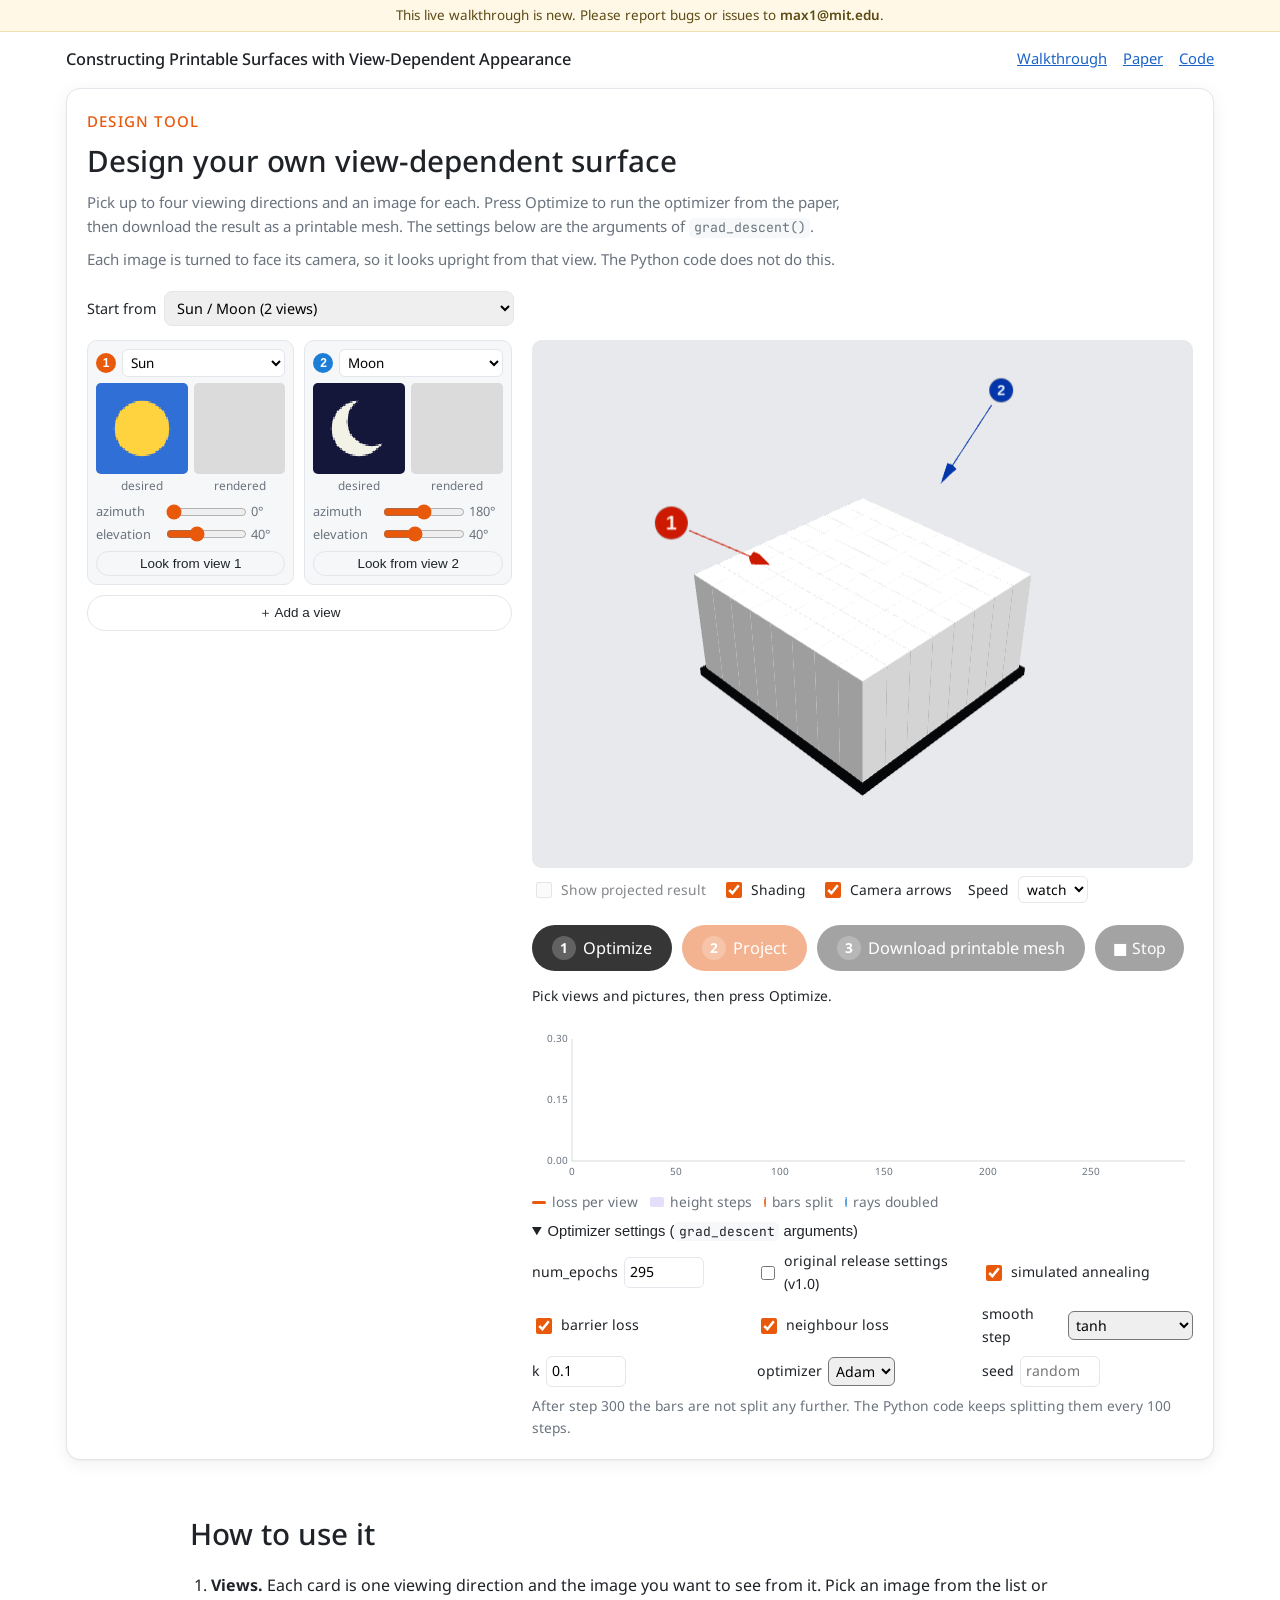
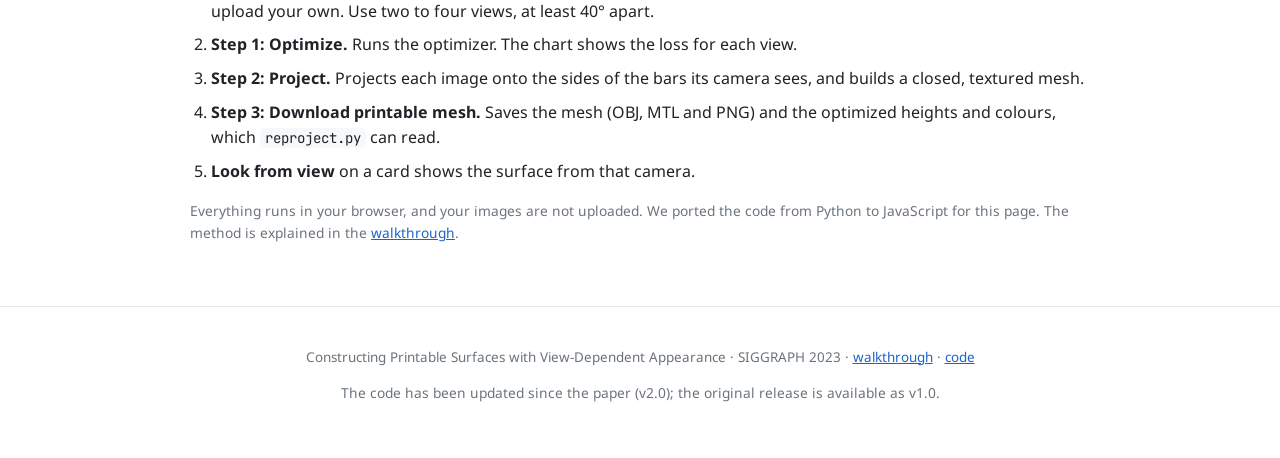
<file: app/index.html>
<!doctype html>
<html lang="en">
<head>
<meta charset="utf-8">
<meta name="viewport" content="width=device-width, initial-scale=1">
<meta name="format-detection" content="telephone=no, email=no">
<meta property="og:title" content="View-Dependent Surface Designer">
<meta property="og:url" content="https://maxineaps.github.io/view-dependent-project-site/app/">
<meta property="og:type" content="website">
<title>View-Dependent Surface Designer</title>
<meta name="description" content="SIGGRAPH 2023. A differentiable renderer for coloured heightfields and an optimizer that designs 3D-printable surfaces whose appearance changes with viewing direction. Design tool: upload pictures, set viewing directions and optimize a printable surface live in the browser.">
<link rel="icon" href="data:image/svg+xml,%3Csvg xmlns='http://www.w3.org/2000/svg' viewBox='0 0 32 32'%3E%3Crect x='3' y='14' width='6' height='15' fill='%23e8590c'/%3E%3Crect x='10' y='6' width='6' height='23' fill='%231c7ed6'/%3E%3Crect x='17' y='18' width='6' height='11' fill='%232b8a3e'/%3E%3Crect x='24' y='10' width='6' height='19' fill='%23ae3ec9'/%3E%3C/svg%3E">
<link rel="preconnect" href="https://fonts.googleapis.com">
<link rel="preconnect" href="https://fonts.gstatic.com" crossorigin>
<link href="https://fonts.googleapis.com/css2?family=Google+Sans:wght@400;500;700&family=Noto+Sans:wght@400;500;700&family=JetBrains+Mono:wght@400;500&display=swap" rel="stylesheet">
<link rel="stylesheet" href="../css/site.css?v=878180fb">
</head>
<body class="app-page">
<div class="newbar" role="note">This live walkthrough is new. Please report bugs or issues to <b>max1@mit.edu</b>.</div>

<header class="app-bar">
  <a class="app-title" href="../">Constructing Printable Surfaces with View-Dependent Appearance</a>
  <nav class="app-links">
    <a href="../">Walkthrough</a>
    <a href="https://arxiv.org/pdf/2306.07449.pdf" target="_blank" rel="noopener">Paper</a>
    <a href="https://github.com/maxineAPS/view-dependent" target="_blank" rel="noopener">Code</a>
  </nav>
</header>

<main class="app-main">
<section class="panel playground" id="playground" aria-label="Design your own surface">
  <div class="pg-head">
    <div>
      <p class="kicker">Design tool</p>
      <h2>Design your own view-dependent surface</h2>
      <p class="muted">Pick up to four viewing directions and an image for each. Press Optimize to run the optimizer from the paper, then download the result as a printable mesh. The settings below are the arguments of <code>grad_descent()</code>.</p>
      <p class="muted small">Each image is turned to face its camera, so it looks upright from that view. The Python code does not do this.</p>
    </div>
    <label class="scenario">Start from <select data-r="preset">
      <option value="sunmoon" selected>Sun / Moon (2 views)</option>
      <option value="fig1">Fig. 1: three striped views</option>
      <option value="fig10">Printed result: four patterns</option>
      <option value="cmyk">Four solid colours (initial-configuration study)</option>
      <option value="ab">Letters A / B</option>
      <option value="heartstar">Heart / Star</option>
    </select></label>
  </div>
  <div class="pg-grid">
    <div class="pg-views">
      <div class="views" data-r="views"></div>
      <button class="ghost-btn add" data-r="add-view">＋ Add a view</button>
      <p class="warn" data-r="angle-warn" hidden></p>
    </div>
    <div class="pg-main">
      <div class="viewer-wrap">
        <div class="viewer tall" data-r="viewer"></div>
        <div class="viewer-tools">
          <label class="toggle"><input type="checkbox" data-r="project" disabled> Show projected result</label>
          <label class="toggle"><input type="checkbox" data-r="shade" checked> Shading</label>
          <label class="toggle"><input type="checkbox" data-r="arrows" checked> Camera arrows</label>
          <label class="toggle speed">Speed <select data-r="speed" aria-label="optimization speed"><option value="80">slow</option><option value="30" selected>watch</option><option value="0">fast</option></select></label>
        </div>
      </div>
      <div class="steps-bar">
        <button class="btn step-btn" data-r="run"><span class="step-n">1</span> Optimize</button>
        <button class="btn step-btn primary" data-r="step2" disabled><span class="step-n">2</span> Project</button>
        <button class="btn step-btn" data-r="download" disabled><span class="step-n">3</span> Download printable mesh</button>
        <button class="btn" data-r="stop" disabled>■ Stop</button>
      </div>
      <p class="status" data-r="status" aria-live="polite">Pick views and pictures, then press Optimize.</p>
      <div class="chart-wrap"><canvas data-r="chart"></canvas></div>
      <p class="muted small chart-legend"><span class="lg loss"></span>loss per view <span class="lg shade"></span>height steps <span class="lg sub"></span>bars split <span class="lg rays"></span>rays doubled</p>
      <details class="opts" open>
        <summary>Optimizer settings (<code>grad_descent</code> arguments)</summary>
        <div class="opt-grid">
          <label>num_epochs <input type="number" min="2" max="600" value="295" data-opt="epochs"></label>
          <label><input type="checkbox" data-opt="v10"> original release settings (v1.0)</label>
          <label><input type="checkbox" checked data-opt="anneal"> simulated annealing</label>
          <label><input type="checkbox" checked data-opt="barrier"> barrier loss</label>
          <label><input type="checkbox" checked data-opt="neighbor"> neighbour loss</label>
          <label>smooth step <select data-opt="heaviside"><option value="tan" selected>tanh</option><option value="erfc">erfc</option><option value="circ">circle</option><option value="log">log</option><option value="circdist">circle distance</option></select></label>
          <label>k <input type="number" step="0.01" min="0.01" value="0.1" data-opt="k"></label>
          <label>optimizer <select data-opt="optim"><option>Adam</option><option>SGD</option></select></label>
          <label>seed <input type="number" placeholder="random" data-opt="seed"></label>
        </div>
        <p class="muted small opt-note">After step 300 the bars are not split any further. The Python code keeps splitting them every 100 steps.</p>
      </details>
    </div>
  </div>
</section>

<section class="app-help prose">
  <h2>How to use it</h2>
  <ol>
    <li><b>Views.</b> Each card is one viewing direction and the image you want to see from it. Pick an image from the list or upload your own. Use two to four views, at least 40° apart.</li>
    <li><b>Step 1: Optimize.</b> Runs the optimizer. The chart shows the loss for each view.</li>
    <li><b>Step 2: Project.</b> Projects each image onto the sides of the bars its camera sees, and builds a closed, textured mesh.</li>
    <li><b>Step 3: Download printable mesh.</b> Saves the mesh (OBJ, MTL and PNG) and the optimized heights and colours, which <code>reproject.py</code> can read.</li>
    <li><b>Look from view</b> on a card shows the surface from that camera.</li>
  </ol>
  <p class="muted small">Everything runs in your browser, and your images are not uploaded. We ported the code from Python to JavaScript for this page. The method is explained in the <a href="../">walkthrough</a>.</p>
</section>
</main>

<footer class="footer">
  <p>Constructing Printable Surfaces with View-Dependent Appearance · SIGGRAPH 2023 · <a href="../">walkthrough</a> · <a href="https://github.com/maxineAPS/view-dependent" target="_blank" rel="noopener">code</a></p>
  <p class="small">The code has been updated since the paper (v2.0); the original release is available as v1.0.</p>
</footer>

<script type="module" src="../js/ui.js?v=878180fb"></script>
</body>
</html>
</file>
<file: css/site.css>
:root {
  --bg: #ffffff;
  --bg-soft: #f6f7f9;
  --panel: #ffffff;
  --ink: #1f2328;
  --muted: #6a737d;
  --line: #e3e6ea;
  --accent: #e8590c;
  --accent-ink: #ffffff;
  --btn: #363636;
  --btn-ink: #ffffff;
  --code-bg: #f6f8fa;
  --kw: #cf222e; --str: #0a3069; --cm: #6e7781; --num: #0550ae; --doc: #57606a;
  --shadow: 0 1px 2px rgba(0,0,0,0.04), 0 4px 18px rgba(0,0,0,0.06);
  --radius: 14px;
  color-scheme: light;
}
* { box-sizing: border-box; }
html { scroll-behavior: smooth; scroll-padding-top: 16px; }
body { margin: 0; background: var(--bg); color: var(--ink); font: 16px/1.6 "Noto Sans", system-ui, -apple-system, "Segoe UI", sans-serif; -webkit-text-size-adjust: 100%; }
a { color: #1c64c8; }
h1, h2, h3, .btn, .kicker, .toc, .demo-title { font-family: "Google Sans", "Noto Sans", system-ui, sans-serif; }
code { font: 0.88em "JetBrains Mono", ui-monospace, SFMono-Regular, Menlo, monospace; background: var(--code-bg); padding: 0.08em 0.35em; border-radius: 5px; }
.muted { color: var(--muted); }
.small { font-size: 0.86rem; }
img { max-width: 100%; height: auto; display: block; }

/* navigation */
.toc { position: fixed; top: 24px; left: 18px; display: flex; flex-direction: column; gap: 2px; z-index: 5; font-size: 0.86rem; }
.toc a { color: var(--muted); text-decoration: none; padding: 3px 10px; border-left: 2px solid var(--line); }
.toc a:hover { color: var(--ink); }
.toc a.on { color: var(--ink); border-left-color: var(--accent); font-weight: 500; }
@media (max-width: 1320px) { .toc { display: none; } }

/* hero */
.hero { text-align: center; padding: 48px 16px 8px; max-width: 1180px; margin: 0 auto; }
.hero h1 { font-size: clamp(1.7rem, 3.4vw, 2.6rem); line-height: 1.2; margin: 0 auto 14px; max-width: 900px; font-weight: 500; }
.authors { font-size: 1.2rem; margin: 0 0 4px; font-family: "Google Sans", sans-serif; }
.authors a { color: #3273dc; text-decoration: none; }
.venue { color: var(--muted); margin: 0 0 18px; font-family: "Google Sans", sans-serif; font-size: 1.05rem; }
.links { display: flex; flex-wrap: wrap; justify-content: center; gap: 8px; margin-bottom: 28px; }
.btn { display: inline-flex; align-items: center; gap: 7px; background: var(--btn); color: var(--btn-ink); border: 0; border-radius: 999px; padding: 8px 18px; font-size: 0.98rem; text-decoration: none; cursor: pointer; line-height: 1.3; min-height: 40px; }
.btn svg { width: 18px; height: 18px; }
.btn:hover { background: #111; }
.btn.small { padding: 5px 13px; font-size: 0.88rem; min-height: 32px; }
.btn.primary { background: var(--accent); }
.btn.primary:hover { background: #c94a06; }
.btn:disabled { opacity: 0.45; cursor: default; }
.link-btn { background: none; border: 0; color: var(--muted); text-decoration: underline; cursor: pointer; font: inherit; font-size: 0.85rem; }
.ghost-btn { background: transparent; border: 1px solid var(--line); border-radius: 999px; padding: 4px 12px; font: 500 0.84rem "Google Sans", sans-serif; cursor: pointer; color: var(--ink); }
.ghost-btn:hover, .ghost-btn.on { border-color: var(--ink); }
.ghost-btn.on { background: var(--ink); color: #fff; }
.chip-btn { background: var(--bg-soft); border: 1px solid var(--line); border-radius: 999px; padding: 5px 12px; font: 0.85rem "Google Sans", sans-serif; cursor: pointer; color: var(--ink); min-height: 32px; }
.chip-btn.on { background: var(--ink); color: #fff; border-color: var(--ink); }
.icon-btn { margin-left: auto; background: none; border: 0; color: var(--muted); cursor: pointer; font-size: 0.95rem; }

/* panels (hero demo + playground) */
.panel { background: var(--panel); border: 1px solid var(--line); border-radius: var(--radius); box-shadow: var(--shadow); text-align: left; }
.demo { padding: 18px; margin: 0 auto 20px; }
.demo-head { display: flex; justify-content: space-between; align-items: flex-start; gap: 16px; margin-bottom: 12px; }
.demo-title { font-size: 1.25rem; margin: 0 0 4px; font-weight: 500; }
.demo-head p { margin: 0; max-width: 760px; }
.demo-grid { display: grid; grid-template-columns: minmax(0, 1.35fr) minmax(0, 1fr); gap: 18px; }
.viewer-wrap { min-width: 0; }
.viewer { width: 100%; aspect-ratio: 4 / 3; border-radius: 10px; overflow: hidden; background: #f4f5f7; touch-action: none; position: relative; }
.viewer.tall { aspect-ratio: 5 / 4; }
.viewer canvas { display: block; }
.wheel-hint { position: absolute; inset: auto 0 12px; margin: 0 auto; width: max-content; max-width: calc(100% - 24px); padding: 6px 12px; border-radius: 8px; background: rgba(20, 22, 26, 0.78); color: #fff; font-size: 0.82rem; text-align: center; pointer-events: none; opacity: 0; transition: opacity 0.2s; }
.wheel-hint.show { opacity: 1; }
.viewer-tools { display: flex; flex-wrap: wrap; gap: 6px 16px; margin-top: 8px; font-size: 0.86rem; }
.toggle { display: inline-flex; align-items: center; gap: 6px; cursor: pointer; }
.toggle input { accent-color: var(--accent); width: 16px; height: 16px; }
.hint { color: var(--muted); font-size: 0.8rem; margin: 6px 0 0; }
.side { min-width: 0; display: flex; flex-direction: column; gap: 10px; }
.views { display: grid; gap: 10px; }
.views.compact { grid-template-columns: repeat(3, minmax(0, 1fr)); }
.view-card { border: 1px solid var(--line); border-radius: 10px; padding: 8px; background: var(--bg-soft); min-width: 0; }
.view-head { display: flex; align-items: center; gap: 6px; margin-bottom: 6px; font-size: 0.84rem; min-width: 0; }
.view-head select { min-width: 0; flex: 1; font: inherit; padding: 3px 4px; border-radius: 6px; border: 1px solid var(--line); background: #fff; }
.view-label { overflow: hidden; text-overflow: ellipsis; white-space: nowrap; color: var(--muted); }
.dot { display: inline-flex; width: 20px; height: 20px; border-radius: 50%; color: #fff; font: 700 0.75rem "Google Sans", sans-serif; align-items: center; justify-content: center; flex: none; }
.view-imgs { display: grid; grid-template-columns: 1fr 1fr; gap: 6px; }
.view-imgs figure, .cell-imgs figure, .strips figure { margin: 0; text-align: center; }
.view-imgs canvas { width: 100%; aspect-ratio: 1; image-rendering: pixelated; border-radius: 5px; background: #ddd; display: block; }
figcaption { font-size: 0.74rem; color: var(--muted); margin-top: 2px; }
.view-angles { font-size: 0.8rem; color: var(--muted); margin: 6px 0; display: grid; gap: 2px; }
.view-angles label { display: grid; grid-template-columns: 62px 1fr 34px; align-items: center; gap: 6px; }
.view-angles input { width: 100%; accent-color: var(--accent); }
.view-card .ghost-btn { width: 100%; }
.chart-wrap { width: 100%; min-width: 0; }
.chart-wrap canvas { display: block; }
.status { font-size: 0.86rem; margin: 0; min-height: 2.6em; color: var(--ink); }
.status .err, .err { color: #c92a2a; }
.chart-legend { display: flex; flex-wrap: wrap; gap: 4px 12px; align-items: center; margin: 0; }
.lg { display: inline-block; width: 14px; height: 10px; margin-right: -6px; border-radius: 2px; vertical-align: middle; }
.lg.loss { background: #e8590c; height: 3px; }
.lg.shade { background: rgba(112,72,232,0.18); }
.lg.sub { border-left: 2px dashed rgba(232,89,12,0.8); width: 2px; }
.lg.rays { border-left: 2px dashed rgba(28,126,214,0.7); width: 2px; }

/* prose */
main { max-width: 1180px; margin: 0 auto; padding: 0 16px 40px; }
.prose { max-width: 900px; margin: 0 auto; padding: 34px 0 10px; }
.prose h2 { font-size: 1.85rem; margin: 0 0 12px; font-weight: 500; }
.prose h3 { font-size: 1.3rem; margin: 30px 0 8px; font-weight: 500; }
.prose p { margin: 0 0 12px; }
.kicker { color: var(--accent); font-weight: 500; text-transform: uppercase; letter-spacing: 0.08em; font-size: 0.78rem; margin: 0 0 4px !important; }
.math { text-align: center; font-family: "Noto Sans", serif; font-size: 1.04rem; overflow-x: auto; padding: 4px 0; }
.math .eq { color: var(--muted); margin-left: 18px; font-size: 0.9rem; }
.two { display: grid; grid-template-columns: minmax(0, 1fr) minmax(0, 1fr); gap: 22px; align-items: start; margin: 12px 0; }
.paper-fig { margin: 8px 0 14px; }
.paper-fig img { border-radius: 8px; border: 1px solid var(--line); background: #fff; }
.paper-fig.wide { margin: 16px 0; }
.paper-fig figcaption { font-size: 0.84rem; margin-top: 6px; }
.steps { display: grid; grid-template-columns: repeat(4, minmax(0, 1fr)); gap: 10px; margin: 18px 0 6px; }
.step { display: flex; flex-direction: column; gap: 3px; padding: 12px; border: 1px solid var(--line); border-radius: 12px; text-decoration: none; color: var(--ink); background: var(--bg-soft); font-size: 0.88rem; }
.step:hover { border-color: var(--ink); }
.step .n { width: 24px; height: 24px; border-radius: 50%; background: var(--accent); color: #fff; display: inline-flex; align-items: center; justify-content: center; font: 700 0.8rem "Google Sans", sans-serif; }
.step b { font-family: "Google Sans", sans-serif; font-size: 1rem; }
.bullets { padding-left: 1.1em; }
.bullets li { margin-bottom: 8px; }

/* figures */
.figure-box { border: 1px solid var(--line); border-radius: var(--radius); padding: 14px; margin: 16px 0; background: var(--panel); box-shadow: var(--shadow); }
.fig-head { font-size: 0.88rem; color: var(--muted); margin-bottom: 8px; }
.fig-head b { color: var(--accent); }
.fig-canvas-wrap { width: 100%; min-width: 0; }
.fig-canvas-wrap canvas, .slicing-grid canvas { display: block; touch-action: none; }
.fig-controls { display: flex; flex-wrap: wrap; align-items: center; gap: 8px 14px; margin-top: 10px; font-size: 0.88rem; }
.fig-controls label { display: inline-flex; align-items: center; gap: 6px; }
.fig-controls input[type=range] { accent-color: var(--accent); width: 140px; }
.fig-controls select { font: inherit; padding: 2px 4px; border-radius: 6px; }
.fig-info { font-size: 0.84rem; color: var(--muted); margin: 8px 0 0; display: flex; gap: 8px; align-items: center; flex-wrap: wrap; }
.swatch { display: inline-block; width: 22px; height: 22px; border-radius: 5px; border: 1px solid rgba(0,0,0,0.25); vertical-align: middle; }
.swatch.big { width: 30px; height: 30px; }
.pixel-out { display: inline-flex; align-items: center; gap: 6px; }
.slicing-grid { display: flex; gap: 24px; align-items: flex-start; }
.slice-layout { display: grid; grid-template-columns: minmax(0, 1fr) auto; gap: 14px; align-items: center; }
.strips { display: flex; gap: 10px; }
.strips canvas { border-radius: 4px; border: 1px solid var(--line); display: block; }
.targets { display: inline-flex; gap: 4px; }
.swatch-btn { width: 22px; height: 22px; border-radius: 50%; border: 2px solid #fff; box-shadow: 0 0 0 1px var(--line); cursor: pointer; }
.swatch-btn.on { box-shadow: 0 0 0 2px var(--ink); }
.table-scroll { overflow-x: auto; -webkit-overflow-scrolling: touch; }
.eq-table, table.data { border-collapse: collapse; font-size: 0.84rem; margin-top: 10px; width: 100%; }
.eq-table th, .eq-table td, table.data th, table.data td { padding: 4px 8px; border-bottom: 1px solid var(--line); text-align: left; white-space: nowrap; }
.eq-table th { font-weight: 500; color: var(--muted); }
.eq-table tr.hit td { background: #fff4e6; font-weight: 500; }
.eq-table tr.hidden-row td { color: #adb5bd; }
.chip { display: inline-block; width: 14px; height: 14px; border-radius: 3px; border: 1px solid rgba(0,0,0,0.25); vertical-align: middle; }
table.data caption { text-align: left; font-size: 0.84rem; color: var(--muted); padding-bottom: 4px; }
table.data th { font-weight: 500; background: var(--bg-soft); }
table.data.settings td { white-space: normal; }
table.data.settings td:last-child { white-space: nowrap; }
table.data .live { min-width: 160px; }

/* code */
.code-details { margin: 14px 0; border: 1px solid var(--line); border-radius: 12px; overflow: hidden; }
.code-details summary { cursor: pointer; padding: 9px 14px; background: var(--bg-soft); font: 500 0.92rem "Google Sans", sans-serif; }
.code-file { display: flex; justify-content: space-between; gap: 10px; padding: 6px 14px; font: 0.78rem "JetBrains Mono", monospace; border-top: 1px solid var(--line); background: #fbfbfc; }
pre.code { margin: 0; padding: 12px 14px; overflow-x: auto; background: var(--code-bg); font: 0.8rem/1.5 "JetBrains Mono", ui-monospace, Menlo, monospace; }
pre.code code { background: none; padding: 0; font-size: inherit; }
.kw { color: var(--kw); } .str { color: var(--str); } .cm { color: var(--cm); font-style: italic; } .num { color: var(--num); } .doc { color: var(--doc); }

/* python cells */
/* code cells: the repository's Python (read-only) next to the same steps in the JavaScript port (editable) */
.pyjs { display: grid; grid-template-columns: minmax(0, 1fr); gap: 0; border: 1px solid var(--line); border-radius: 12px; margin: 16px 0; overflow: hidden; background: #fff; }
.pyjs-col { display: flex; flex-direction: column; min-width: 0; }
.pyjs-col + .pyjs-col { border-top: 1px solid var(--line); }
.pyjs-head { padding: 8px 12px; font-size: 0.84rem; color: #334; background: var(--bg-soft); border-bottom: 1px solid var(--line); }
.pyjs pre.code { flex: 1; }
.py-badge, .js-badge { display: inline-block; color: #fff; border-radius: 6px; padding: 1px 7px; font: 500 0.74rem "Google Sans", sans-serif; margin-right: 4px; }
.py-badge { background: #3572a5; }
.js-badge { background: #8a6d00; }
.jscell textarea { display: block; width: 100%; border: 0; border-bottom: 1px solid var(--line); padding: 12px 14px; font: 0.8rem/1.5 "JetBrains Mono", ui-monospace, Menlo, monospace; background: #fffdf3; color: var(--ink); resize: vertical; min-height: 60px; tab-size: 2; white-space: pre; overflow-x: auto; overflow-y: hidden; }
.jscell textarea:focus { outline: 2px solid #e2c766; outline-offset: -2px; }
.cell-bar { display: flex; align-items: center; gap: 10px; padding: 7px 12px; flex-wrap: wrap; }
.jscell .out { margin: 0; padding: 0 12px 10px; font: 0.78rem/1.5 "JetBrains Mono", ui-monospace, Menlo, monospace; white-space: pre-wrap; word-break: break-word; color: #24292f; }
.jscell .out:empty { display: none; }
.jscell .out.err { color: #b42318; }
.pyjs-img { margin: 0; padding: 0 12px 12px; }
.pyjs-img canvas { width: 128px; height: 128px; image-rendering: pixelated; border-radius: 6px; display: block; }
/* side by side when there is room: the cell grows into the page margins (main is the container) */
main { container-type: inline-size; }
@container (min-width: 1040px) {
  .pyjs:not(.narrow) { grid-template-columns: minmax(0, 1fr) minmax(0, 1fr); margin-inline: calc((900px - 100cqw) / 2); }
  .pyjs:not(.narrow) .pyjs-col + .pyjs-col { border-top: 0; border-left: 1px solid var(--line); }
}

/* playground */
.playground { max-width: 1180px; margin: 40px auto; padding: 20px; }
.pg-head { display: flex; justify-content: space-between; gap: 20px; align-items: flex-end; flex-wrap: wrap; margin-bottom: 14px; }
.pg-head h2 { margin: 0 0 6px; font-size: 1.85rem; font-weight: 500; }
.pg-head p { margin: 0; max-width: 760px; font-size: 0.94rem; }
.pg-head p + p { margin-top: 8px; }
.scenario { display: inline-flex; flex-wrap: wrap; gap: 8px; align-items: center; font-size: 0.9rem; max-width: 100%; }
.scenario select { font: inherit; padding: 6px 8px; border-radius: 8px; border: 1px solid var(--line); max-width: 100%; min-width: 0; }
.toggle.speed select { font: inherit; padding: 2px 4px; border-radius: 6px; border: 1px solid var(--line); background: #fff; margin-left: 4px; }
.pg-grid { display: grid; grid-template-columns: minmax(0, 0.9fr) minmax(0, 1.4fr); gap: 20px; }
.pg-views .views { grid-template-columns: repeat(2, minmax(0, 1fr)); }
.pg-views .add { margin-top: 10px; width: 100%; padding: 8px; }
.pg-main { min-width: 0; display: flex; flex-direction: column; gap: 10px; }
.run-bar { display: flex; flex-wrap: wrap; gap: 8px; }
.warn { background: #fff4e6; border: 1px solid #ffd8a8; border-radius: 8px; padding: 8px 10px; font-size: 0.84rem; margin: 10px 0 0; }
.opt-note { margin: 8px 0 0; }
.opts summary { cursor: pointer; font: 500 0.92rem "Google Sans", sans-serif; }
.opt-grid { display: grid; grid-template-columns: repeat(auto-fill, minmax(170px, 1fr)); gap: 8px 14px; margin-top: 10px; font-size: 0.88rem; }
.opt-grid label { display: flex; align-items: center; gap: 6px; }
.opt-grid input[type=number] { width: 80px; font: inherit; padding: 3px 5px; border-radius: 6px; border: 1px solid var(--line); }
.opt-grid select { font: inherit; padding: 3px; border-radius: 6px; }
.opt-grid input[type=checkbox] { accent-color: var(--accent); width: 16px; height: 16px; }
.is-running [data-r=run] { opacity: 0.6; }

/* citation, footer */
.bib { position: relative; }
.bib pre { background: var(--code-bg); border-radius: 10px; padding: 14px; overflow-x: auto; font: 0.82rem/1.5 "JetBrains Mono", monospace; margin: 0 0 12px; }
.bib .btn { position: absolute; right: 10px; top: 10px; }
.footer { text-align: center; color: var(--muted); font-size: 0.84rem; padding: 26px 16px 40px; border-top: 1px solid var(--line); }

/* responsive */
@media (max-width: 980px) {
  .demo-grid, .pg-grid { grid-template-columns: minmax(0, 1fr); }
  .steps { grid-template-columns: repeat(2, minmax(0, 1fr)); }
}
@media (max-width: 700px) {
  body { font-size: 15px; }
  .hero { padding-top: 30px; }
  .demo, .playground { padding: 12px; border-radius: 12px; }
  .demo-head { flex-direction: column; }
  .views.compact { grid-template-columns: repeat(3, minmax(0, 1fr)); gap: 6px; }
  .views.compact .view-card { padding: 5px; }
  .views.compact .view-angles, .views.compact .view-label { display: none; }
  .views.compact .ghost-btn { font-size: 0.72rem; padding: 3px 4px; }
  .pg-views .views { grid-template-columns: minmax(0, 1fr); }
  .two { grid-template-columns: minmax(0, 1fr); }
  .slicing-grid { flex-direction: column; gap: 10px; }
  .slice-layout { grid-template-columns: minmax(0, 1fr); }
  .strips { justify-content: center; }
  .strips canvas { transform: rotate(0deg); }
  .prose h2, .pg-head h2 { font-size: 1.5rem; }
  .fig-controls input[type=range] { width: 110px; }
}
.views.compact figcaption { font-size: 0.68rem; white-space: nowrap; overflow: hidden; text-overflow: ellipsis; }

.steps-bar { display: flex; flex-wrap: wrap; gap: 10px; margin: 12px 0 4px; }
.step-btn { font-size: 1.02rem; padding: 10px 20px; min-height: 46px; }
.step-btn .step-n { display: inline-flex; width: 24px; height: 24px; border-radius: 50%; background: rgba(255,255,255,0.22); align-items: center; justify-content: center; font-weight: 700; font-size: 0.86rem; }
.step-btn.primary:not(:disabled) { box-shadow: 0 0 0 0 rgba(232,89,12,0.5); animation: pulse 1.8s ease-out 2; }
@keyframes pulse { 0% { box-shadow: 0 0 0 0 rgba(232,89,12,0.45); } 100% { box-shadow: 0 0 0 12px rgba(232,89,12,0); } }
.toggle input:disabled + * , .toggle:has(input:disabled) { opacity: 0.55; }

/* standalone design tool (app.html) */
.app-bar { display: flex; flex-wrap: wrap; gap: 8px 20px; align-items: center; justify-content: space-between; max-width: 1180px; margin: 0 auto; padding: 14px 16px 0; }
.app-title { font-family: 'Google Sans', 'Noto Sans', sans-serif; font-weight: 500; font-size: 1.02rem; color: inherit; text-decoration: none; }
.app-title:hover { text-decoration: underline; }
.app-links { display: flex; gap: 16px; font-size: 0.92rem; }
.app-page .playground { margin-top: 16px; }
.app-help { padding-top: 10px; }
.app-help ol { padding-left: 1.3em; }
.app-help li { margin-bottom: 8px; }

/* settings table on phones: two columns, the file name moves under the setting */
@media (max-width: 600px) {
  /* number tables fit the screen: long column headers wrap */
  table.data th { white-space: normal; vertical-align: bottom; }
  table.data th, table.data td { padding: 4px 5px; }
  table.data.num { font-size: 0.78rem; }
  .bib pre { padding-top: 48px; } /* the Copy button sits above the text instead of over it */
  table.data.settings tr:first-child th:last-child { display: none; }
  table.data.settings td:first-child { width: 30%; }
  table.data.settings td:last-child { display: block; border-bottom: 0; padding-top: 0; font-size: 0.78rem; }
  table.data.settings tr { display: grid; grid-template-columns: 30% 70%; border-bottom: 1px solid var(--line); }
  table.data.settings td, table.data.settings th { border-bottom: 0; }
  table.data.settings td:last-child { grid-column: 2; }
}
/* show code exactly as typed: no programming ligatures (<= must not render as ≤) */
html body :is(code, pre, textarea, .code-file, .out), html body .jscell .out { font-variant-ligatures: none; font-feature-settings: "liga" 0, "calt" 0; }
/* iOS Safari zooms the page when a form field with text under 16px gets focus: use 16px on touch screens
   (code cells keep their size, so the JavaScript lines up with the Python next to it) */
@media (hover: none) and (pointer: coarse) {
  html body :is(input, select) { font-size: 16px !important; }
  .opt-grid input[type=number] { width: 104px; }
}
/* notice at the top of both pages */
.newbar b { font-weight: 600; user-select: all; }
.newbar { background: #fff8e6; border-bottom: 1px solid #f1dfae; color: #5c4a14; font-size: 0.84rem; line-height: 1.4; text-align: center; padding: 6px 16px; }
</file>
